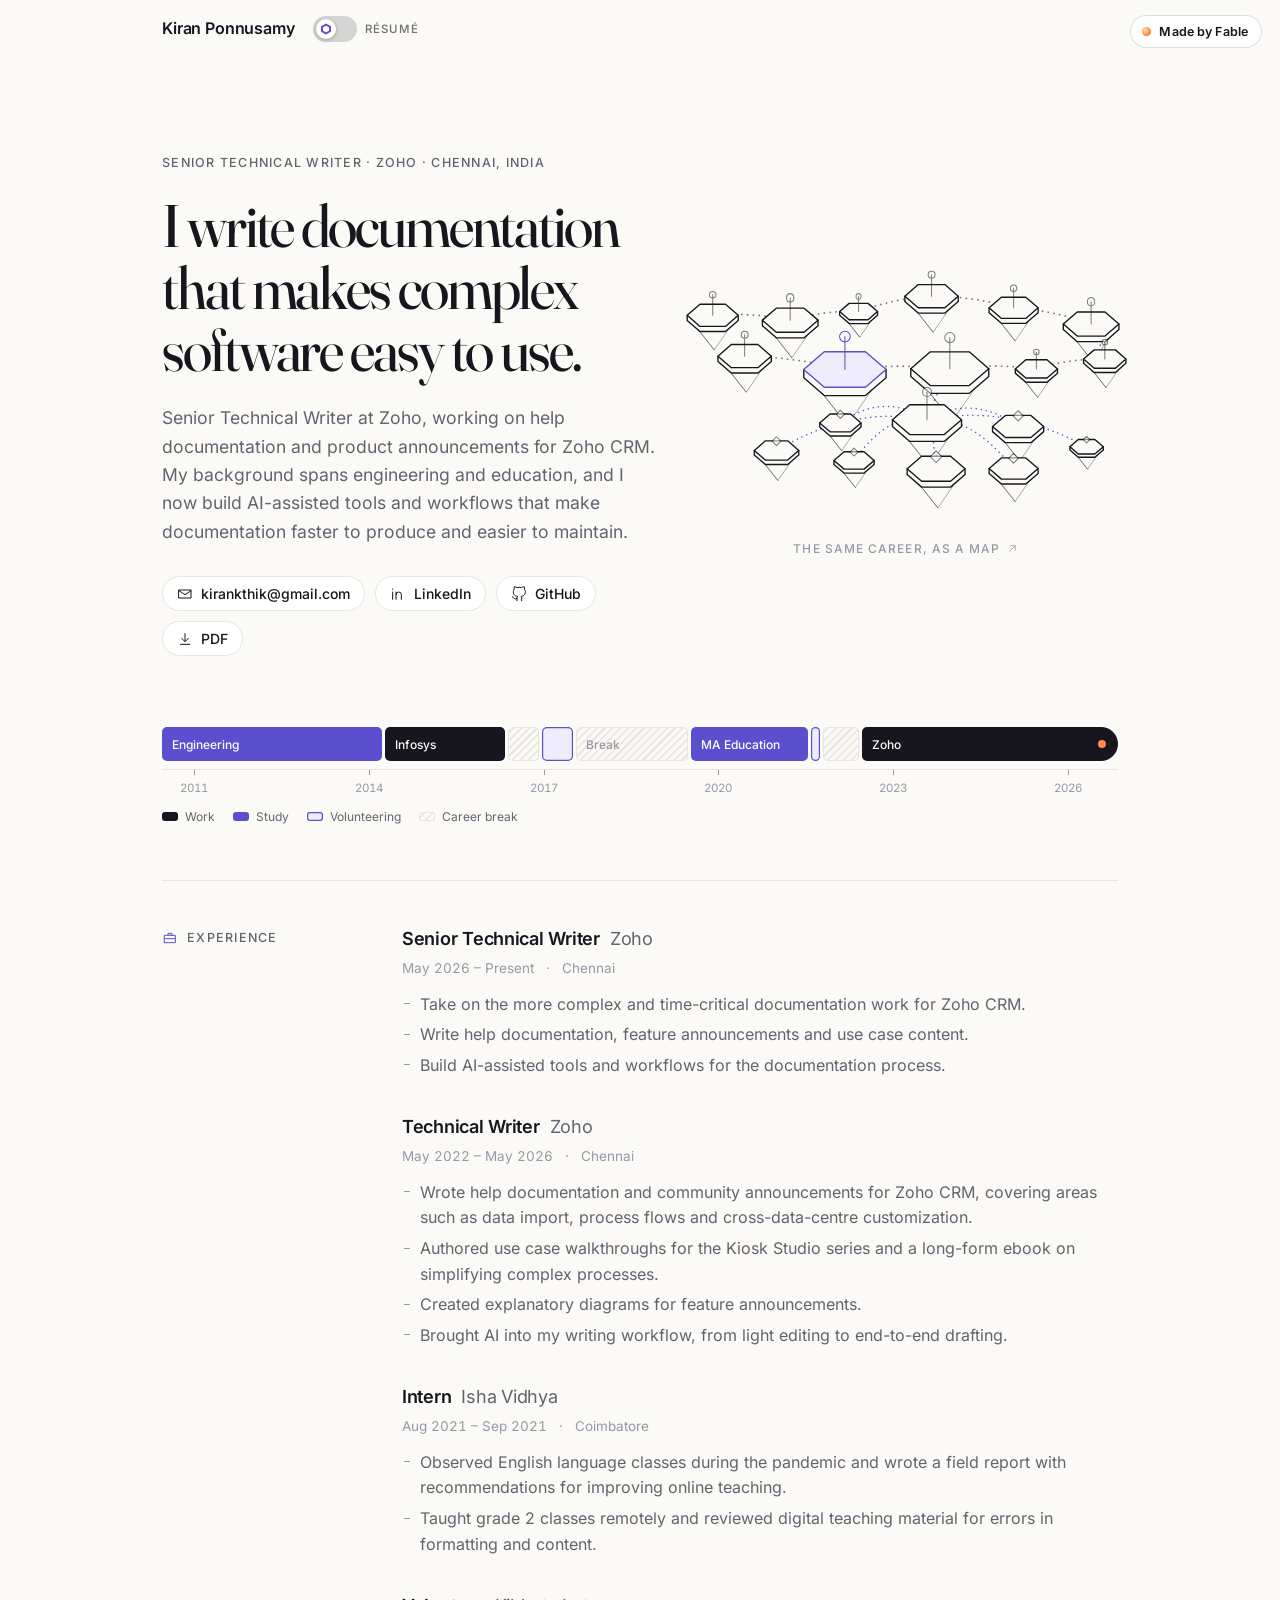
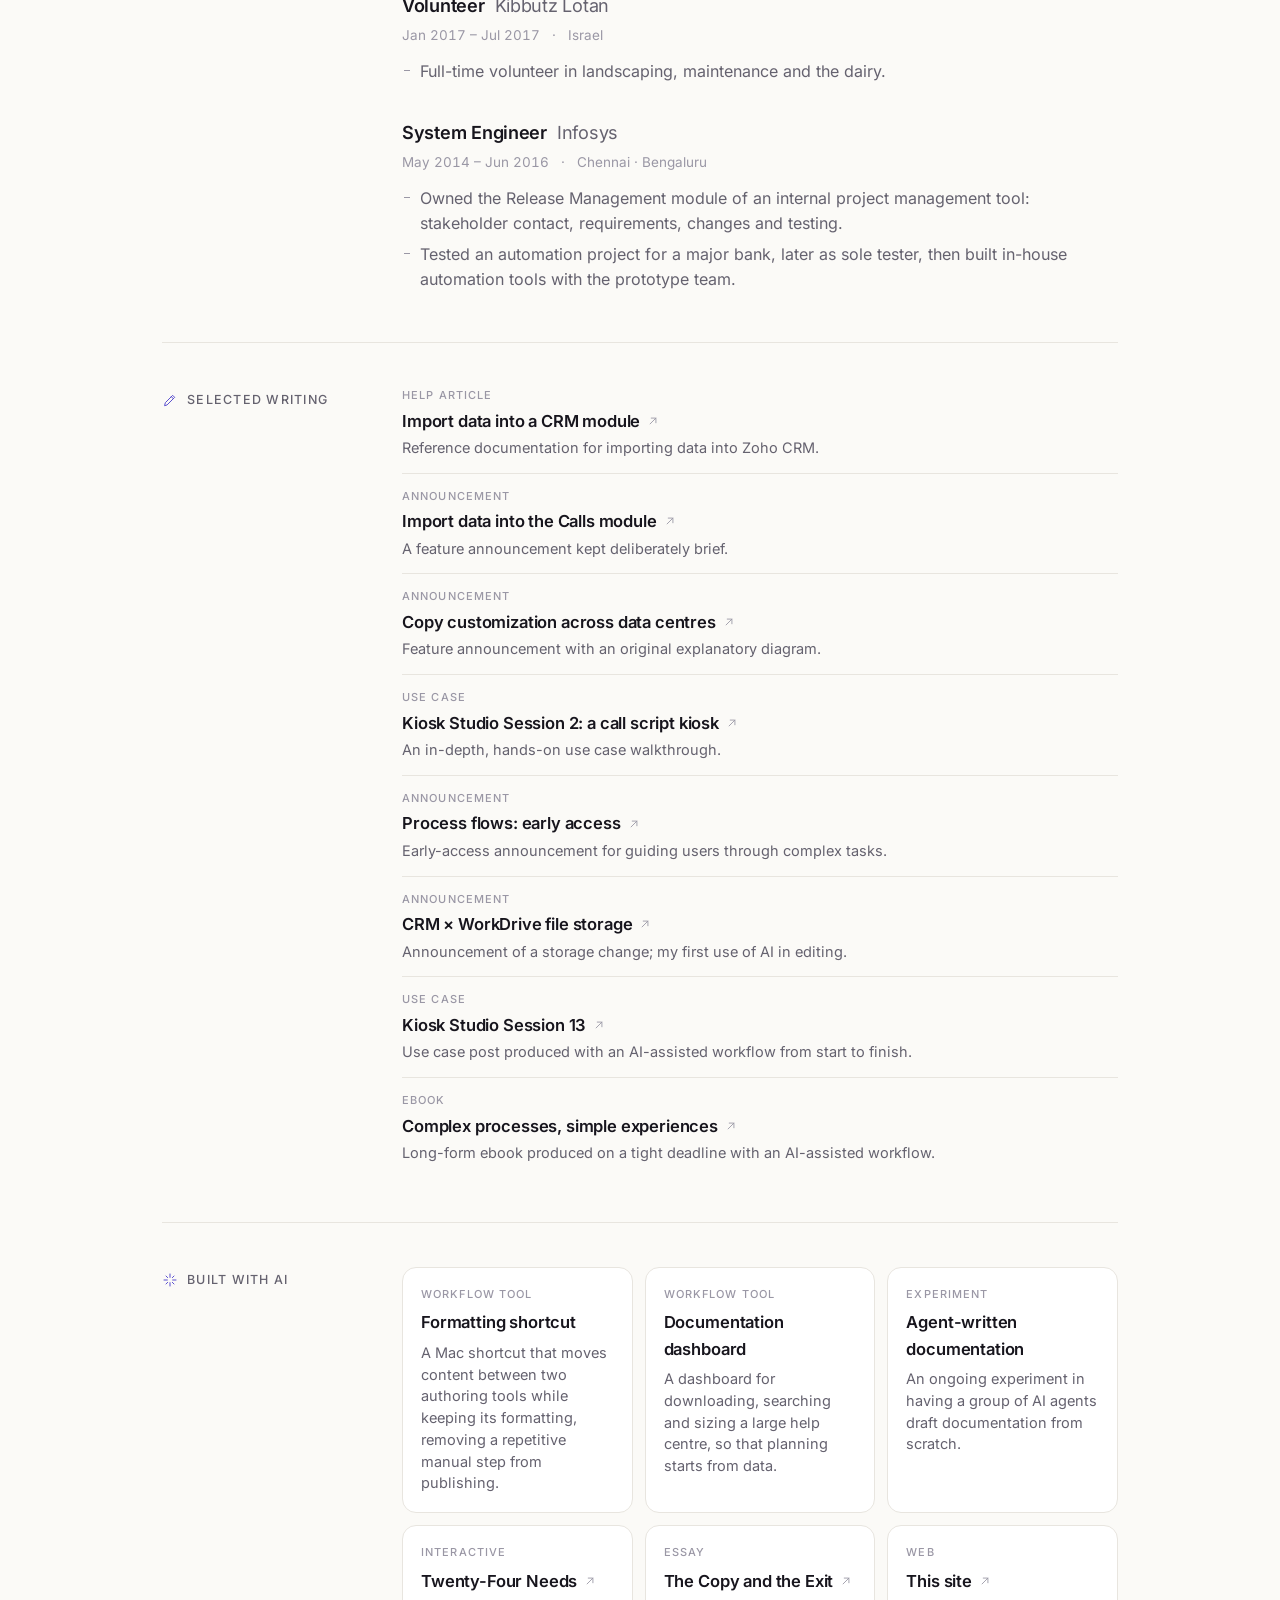
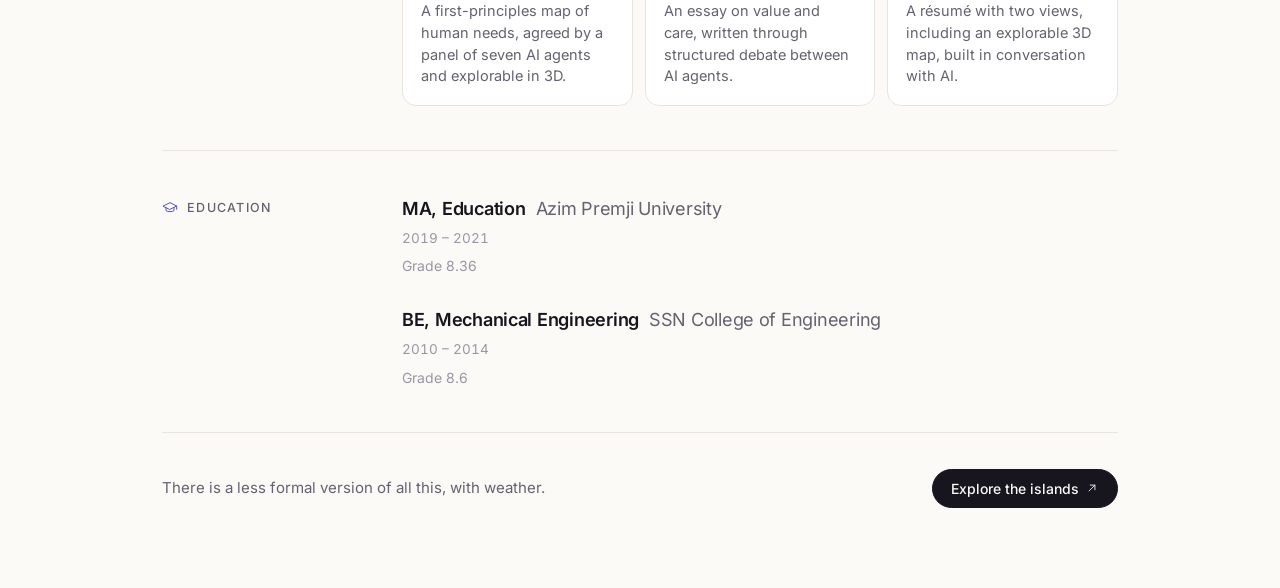
<file: index.html>
<!doctype html>
<html lang="en" class="view-pro">
<head>
  <meta charset="utf-8">
  <meta name="viewport" content="width=device-width, initial-scale=1, viewport-fit=cover">
  <title>Kiran Ponnusamy · Senior Technical Writer</title>
  <meta name="description" content="Kiran Ponnusamy, Senior Technical Writer at Zoho. A résumé with two views: a clear professional page, and a sky of floating islands you can wander through.">
  <meta property="og:title" content="Kiran Ponnusamy · Senior Technical Writer">
  <meta property="og:description" content="A résumé with two views: a professional page, and a sky of floating islands where the sun rises as the career unfolds.">
  <meta name="theme-color" content="#fbfaf7">
  <link rel="icon" href="data:image/svg+xml,%3Csvg xmlns='http://www.w3.org/2000/svg' viewBox='0 0 32 32'%3E%3Cpath d='M16 6l10 5v4l-10 5-10-5v-4z' fill='%23a9dba8'/%3E%3Cpath d='M6 15l10 5 10-5-10 12z' fill='%23a98fb5'/%3E%3C/svg%3E">
  <link rel="preload" href="fonts/inter-latin-wght-normal.woff2" as="font" type="font/woff2" crossorigin>
  <link rel="preload" href="fonts/fraunces-latin-opsz-normal.woff2" as="font" type="font/woff2" crossorigin>
  <link rel="stylesheet" href="css/world.css">
  <link rel="stylesheet" href="css/pro.css">
  <script type="importmap">{ "imports": { "three": "./vendor/three.module.min.js" } }</script>
</head>
<body>
  <div class="sky" aria-hidden="true"></div>
  <canvas id="world" aria-label="A 3D map of floating islands. Use the timeline buttons to visit each one."></canvas>
  <div id="labels"></div>
  <div id="intro-year" aria-hidden="true"></div>

  <header class="who">
    <div class="who-row">
      <h1 id="who-name">Kiran Ponnusamy</h1>
      <button id="view-toggle" class="switch" type="button" role="switch" aria-checked="false" aria-label="Islands view">
        <span class="track"><span class="thumb"><svg viewBox="0 0 12 12" aria-hidden="true"><path d="M6 1.5l4 2.3v4.4L6 10.5 2 8.2V3.8z"/></svg></span></span>
        <span id="toggle-caption" class="caption">Résumé</span>
      </button>
    </div>
    <p id="who-headline">Senior Technical Writer · Zoho</p>
    <p id="who-tagline" class="tagline"></p>
    <nav id="who-links"></nav>
  </header>

  <button id="badge" class="badge" type="button" aria-expanded="false" aria-controls="colophon">
    <span class="ember" aria-hidden="true"></span><span id="badge-text">Made by Fable</span>
  </button>
  <aside id="colophon" class="colophon" hidden aria-label="How this was made"></aside>

  <main id="pro"></main>
  <p id="map-error" hidden>The 3D map could not start in this browser. The résumé view has everything.</p>

  <p id="hint" class="hint"><span class="for-mouse">Drag to wander · scroll to zoom · right-drag to turn · click an island</span><span class="for-touch">Drag to wander · pinch to zoom · tap an island</span></p>
  <nav id="timeline" class="timeline" aria-label="The trail, in order"></nav>

  <aside id="panel" class="panel" aria-labelledby="panel-title" hidden>
    <button id="panel-close" class="close" type="button" aria-label="Close">×</button>
    <div id="panel-body"></div>
  </aside>

  <noscript><p class="noscript">This page needs JavaScript. Kiran Ponnusamy is a Senior Technical Writer at Zoho.</p></noscript>
  <script type="module" src="js/app.js"></script>
</body>
</html>
</file>
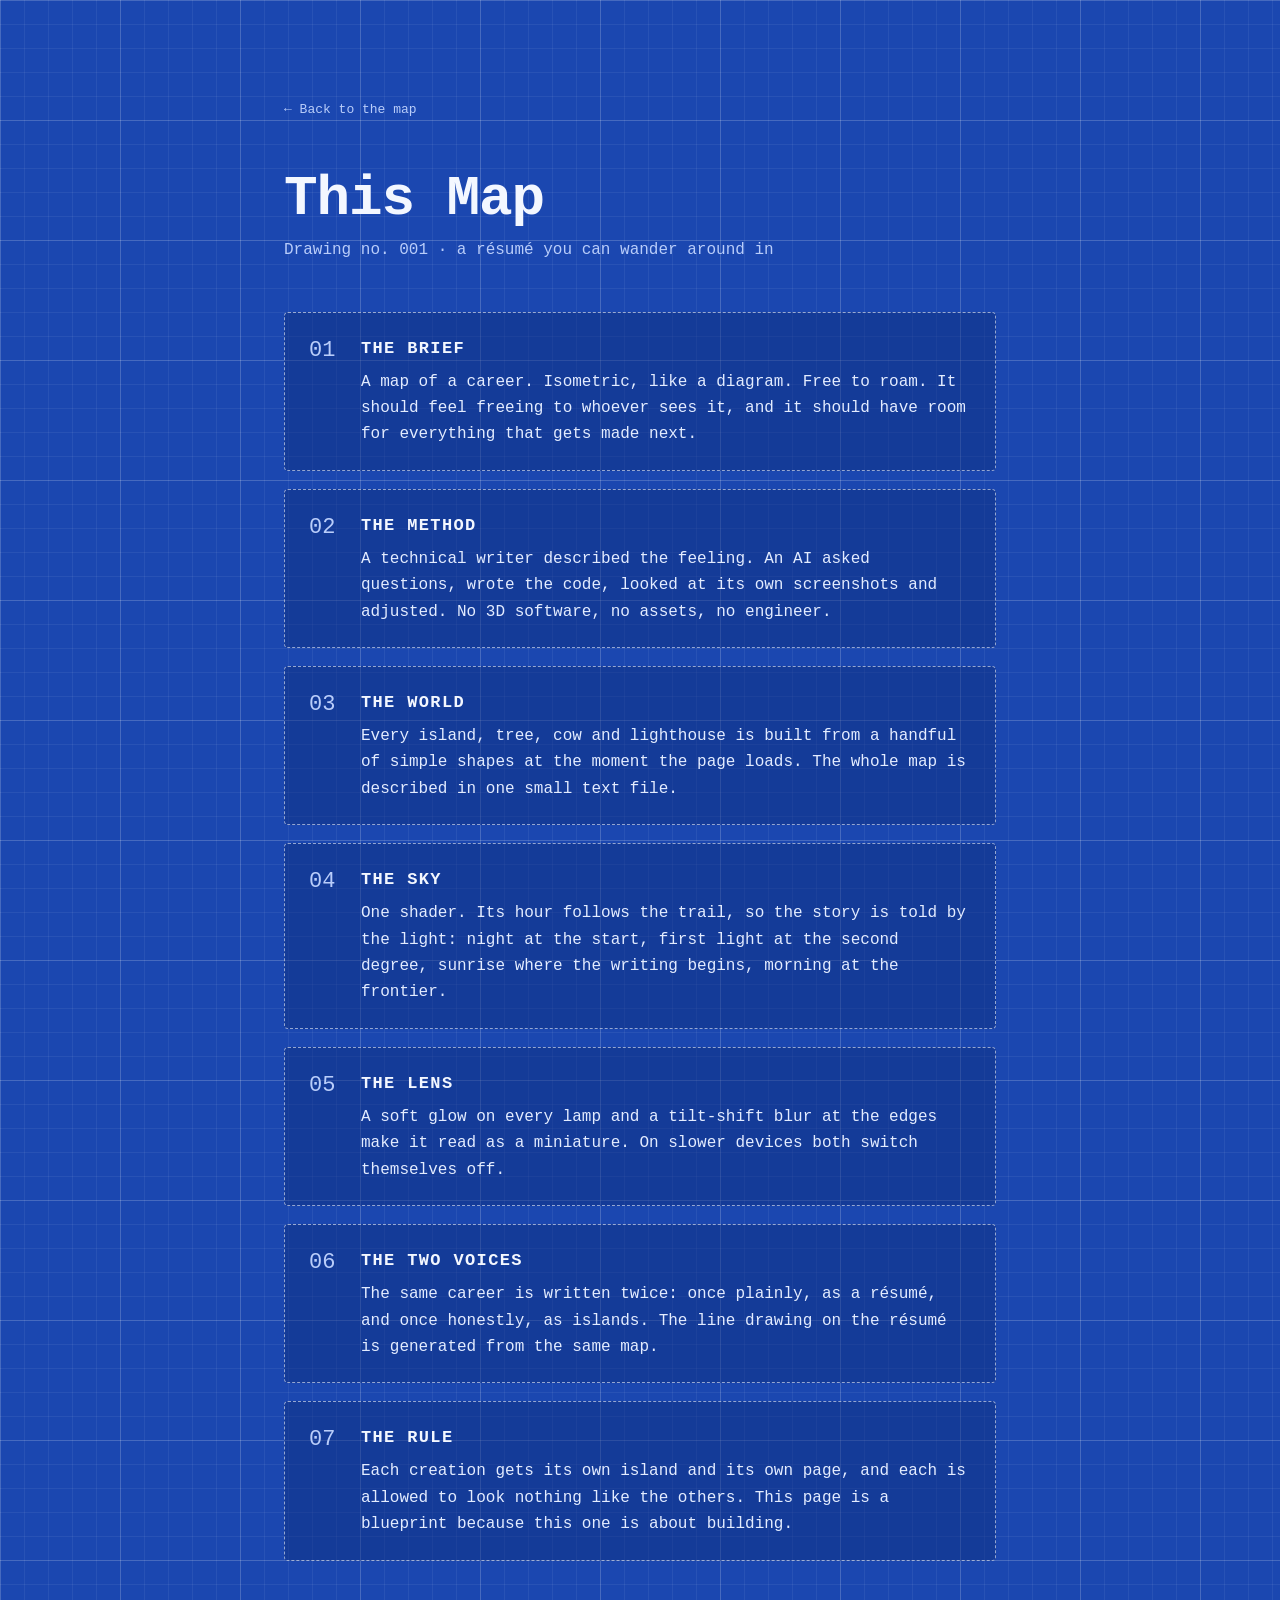
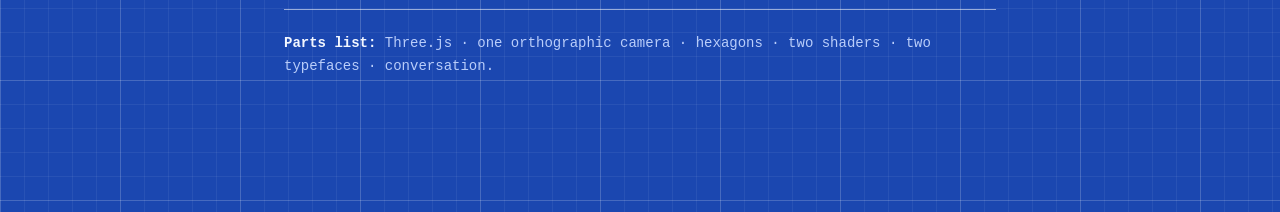
<file: creations/this-map/index.html>
<!doctype html>
<html lang="en">
<head>
<meta charset="utf-8">
<meta name="viewport" content="width=device-width, initial-scale=1">
<title>This Map · how it was made</title>
<style>
  :root { --bg: #1b47b0; --line: rgba(255,255,255,.14); --ink: #f3f7ff; --soft: #b9cdfa; }
  * { box-sizing: border-box; }
  body { margin: 0; min-height: 100vh; color: var(--ink); font: 16px/1.65 ui-monospace, "SF Mono", Menlo, Consolas, monospace;
    background-color: var(--bg);
    background-image: linear-gradient(var(--line) 1px, transparent 1px), linear-gradient(90deg, var(--line) 1px, transparent 1px),
      linear-gradient(rgba(255,255,255,.06) 1px, transparent 1px), linear-gradient(90deg, rgba(255,255,255,.06) 1px, transparent 1px);
    background-size: 120px 120px, 120px 120px, 24px 24px, 24px 24px; }
  main { max-width: 760px; margin: 0 auto; padding: clamp(36px, 8vw, 96px) 24px 120px; }
  a { color: var(--ink); }
  .back { font-size: 13px; text-decoration: none; color: var(--soft); }
  h1 { font-size: clamp(34px, 7vw, 56px); line-height: 1.05; margin: 48px 0 8px; letter-spacing: -.02em; }
  .sub { color: var(--soft); margin: 0 0 48px; }
  ol { list-style: none; padding: 0; margin: 0; counter-reset: s; }
  li { counter-increment: s; position: relative; margin: 0 0 18px; padding: 22px 24px 22px 76px; border: 1.5px dashed rgba(255,255,255,.55); border-radius: 4px; background: rgba(15,45,125,.45); }
  li::before { content: counter(s, decimal-leading-zero); position: absolute; left: 24px; top: 20px; font-size: 22px; color: var(--soft); }
  h2 { font-size: 17px; margin: 0 0 6px; text-transform: uppercase; letter-spacing: .08em; }
  li p { margin: 0; color: #e3ecff; }
  .spec { margin-top: 48px; padding-top: 22px; border-top: 1.5px solid rgba(255,255,255,.55); color: var(--soft); font-size: 14px; }
  .spec b { color: var(--ink); font-weight: 600; }
</style>
</head>
<body>
<main>
  <a class="back" href="../../?v=map#this-map">← Back to the map</a>
  <h1>This Map</h1>
  <p class="sub">Drawing no. 001 · a résumé you can wander around in</p>
  <ol>
    <li><h2>The brief</h2><p>A map of a career. Isometric, like a diagram. Free to roam. It should feel freeing to whoever sees it, and it should have room for everything that gets made next.</p></li>
    <li><h2>The method</h2><p>A technical writer described the feeling. An AI asked questions, wrote the code, looked at its own screenshots and adjusted. No 3D software, no assets, no engineer.</p></li>
    <li><h2>The world</h2><p>Every island, tree, cow and lighthouse is built from a handful of simple shapes at the moment the page loads. The whole map is described in one small text file.</p></li>
    <li><h2>The sky</h2><p>One shader. Its hour follows the trail, so the story is told by the light: night at the start, first light at the second degree, sunrise where the writing begins, morning at the frontier.</p></li>
    <li><h2>The lens</h2><p>A soft glow on every lamp and a tilt-shift blur at the edges make it read as a miniature. On slower devices both switch themselves off.</p></li>
    <li><h2>The two voices</h2><p>The same career is written twice: once plainly, as a résumé, and once honestly, as islands. The line drawing on the résumé is generated from the same map.</p></li>
    <li><h2>The rule</h2><p>Each creation gets its own island and its own page, and each is allowed to look nothing like the others. This page is a blueprint because this one is about building.</p></li>
  </ol>
  <p class="spec"><b>Parts list:</b> Three.js · one orthographic camera · hexagons · two shaders · two typefaces · conversation.</p>
</main>
</body>
</html>
</file>
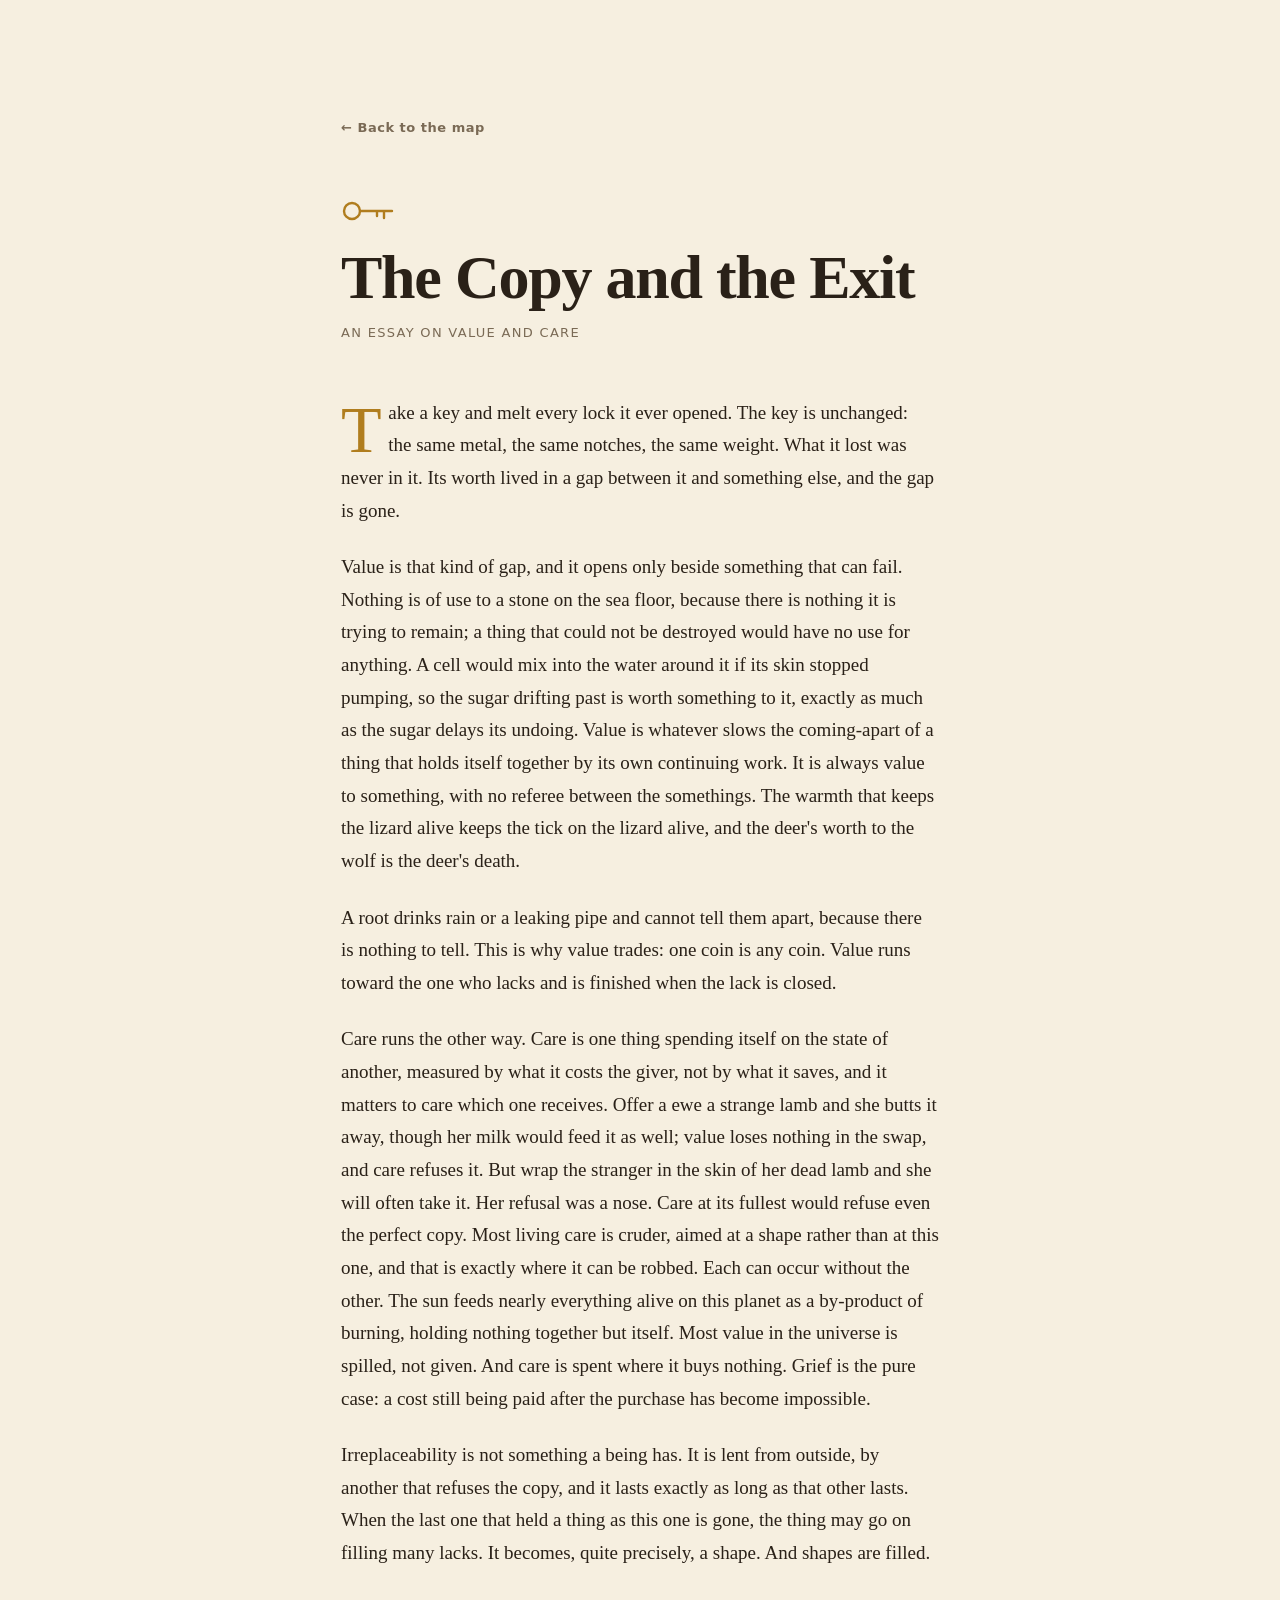
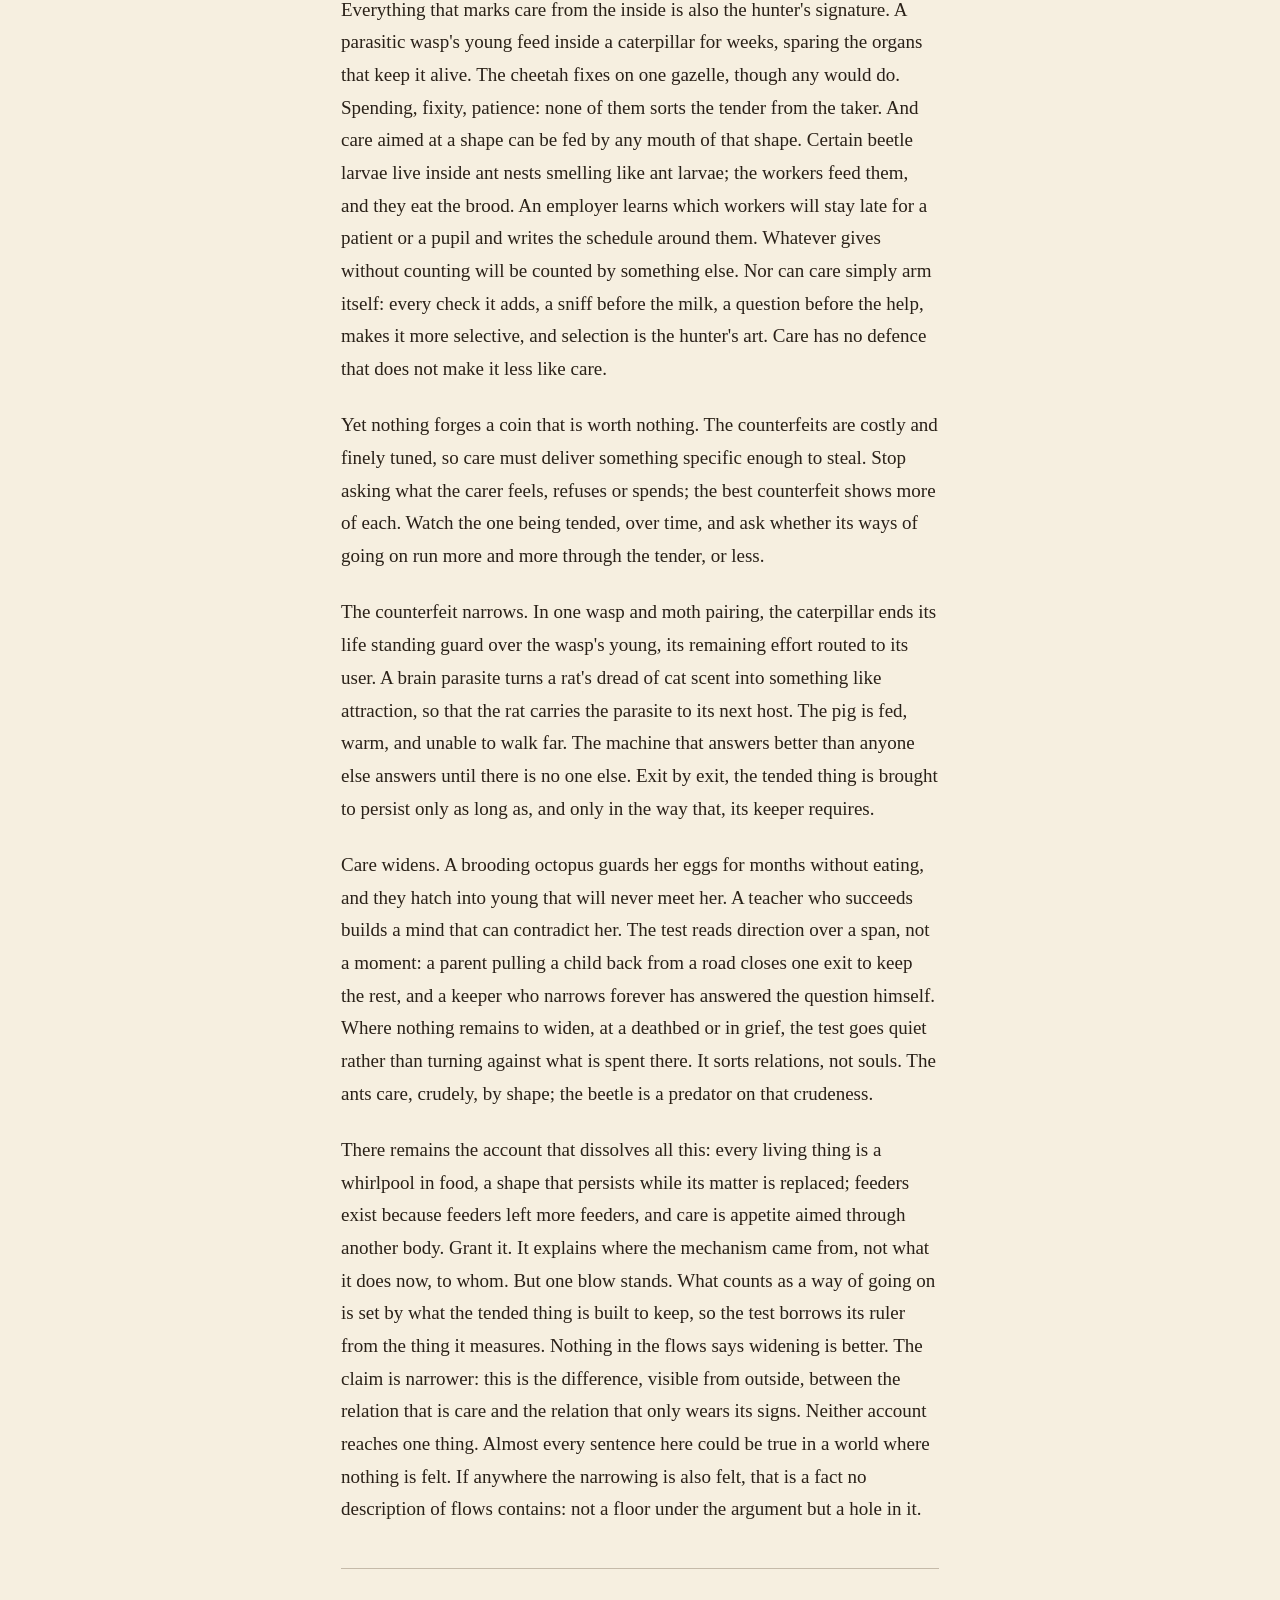
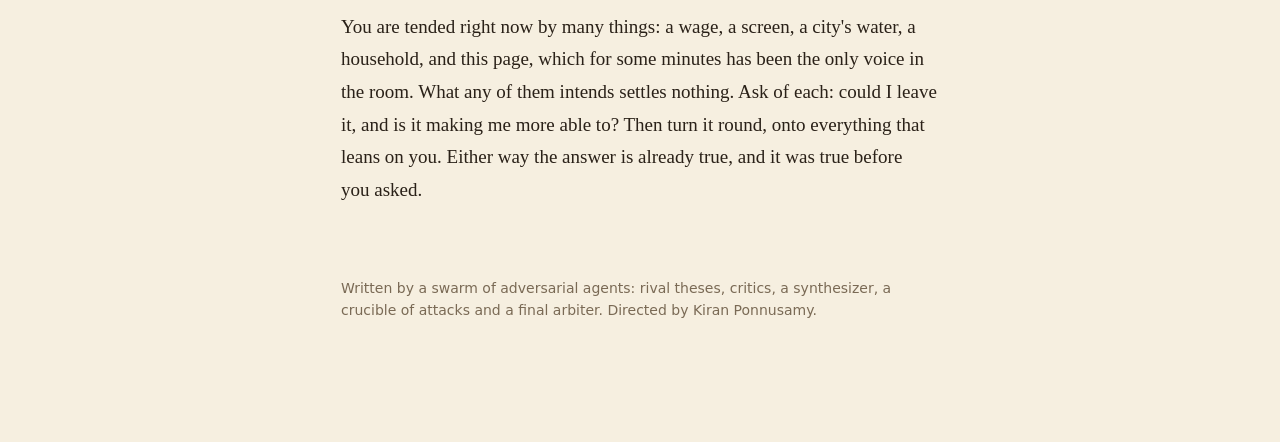
<file: creations/value-and-care/index.html>
<!doctype html>
<html lang="en">
<head>
<meta charset="utf-8">
<meta name="viewport" content="width=device-width, initial-scale=1">
<title>The Copy and the Exit</title>
<meta name="description" content="An essay on value and care, written by a swarm of adversarial agents.">
<style>
  :root { --paper: #f6efe0; --ink: #2a2118; --soft: #7a6a55; --gold: #b07d1e; }
  @media (prefers-color-scheme: dark) { :root { --paper: #1d1914; --ink: #ebe2d0; --soft: #a39580; --gold: #d9a441; } }
  * { box-sizing: border-box; }
  body { margin: 0; background: var(--paper); color: var(--ink); font: 19px/1.72 "Iowan Old Style", "Palatino Linotype", Palatino, Georgia, serif; -webkit-font-smoothing: antialiased; }
  main { max-width: 34em; margin: 0 auto; padding: clamp(40px, 9vw, 110px) 24px 120px; }
  .back { font: 600 13px/1 system-ui, sans-serif; letter-spacing: .04em; color: var(--soft); text-decoration: none; }
  .back:hover { color: var(--gold); }
  .key { display: block; width: 54px; margin: 56px 0 22px; color: var(--gold); }
  h1 { font-size: clamp(38px, 8vw, 62px); line-height: 1.04; letter-spacing: -.02em; margin: 0 0 14px; font-weight: 600; text-wrap: balance; }
  .by { font: 13px/1.5 system-ui, sans-serif; letter-spacing: .1em; text-transform: uppercase; color: var(--soft); margin: 0 0 54px; }
  p { margin: 0 0 1.25em; text-wrap: pretty; }
  article p:first-child::first-letter { float: left; font-size: 3.5em; line-height: .86; padding: .06em .1em 0 0; color: var(--gold); }
  article p:last-child { margin-top: 2.2em; padding-top: 2.2em; border-top: 1px solid color-mix(in srgb, var(--soft) 40%, transparent); }
  footer { margin-top: 70px; font: 14px/1.6 system-ui, sans-serif; color: var(--soft); }
</style>
</head>
<body>
<main>
  <a class="back" href="../../?v=map#value-and-care">← Back to the map</a>
  <svg class="key" viewBox="0 0 54 24" fill="none" stroke="currentColor" stroke-width="2.4" stroke-linecap="round" aria-hidden="true"><circle cx="11" cy="12" r="8"/><path d="M19 12h32M43 12v7M36 12v5"/></svg>
  <h1>The Copy and the Exit</h1>
  <p class="by">An essay on value and care</p>
  <article>
    <p>Take a key and melt every lock it ever opened. The key is unchanged: the same metal, the same notches, the same weight. What it lost was never in it. Its worth lived in a gap between it and something else, and the gap is gone.</p>
    <p>Value is that kind of gap, and it opens only beside something that can fail. Nothing is of use to a stone on the sea floor, because there is nothing it is trying to remain; a thing that could not be destroyed would have no use for anything. A cell would mix into the water around it if its skin stopped pumping, so the sugar drifting past is worth something to it, exactly as much as the sugar delays its undoing. Value is whatever slows the coming-apart of a thing that holds itself together by its own continuing work. It is always value to something, with no referee between the somethings. The warmth that keeps the lizard alive keeps the tick on the lizard alive, and the deer's worth to the wolf is the deer's death.</p>
    <p>A root drinks rain or a leaking pipe and cannot tell them apart, because there is nothing to tell. This is why value trades: one coin is any coin. Value runs toward the one who lacks and is finished when the lack is closed.</p>
    <p>Care runs the other way. Care is one thing spending itself on the state of another, measured by what it costs the giver, not by what it saves, and it matters to care which one receives. Offer a ewe a strange lamb and she butts it away, though her milk would feed it as well; value loses nothing in the swap, and care refuses it. But wrap the stranger in the skin of her dead lamb and she will often take it. Her refusal was a nose. Care at its fullest would refuse even the perfect copy. Most living care is cruder, aimed at a shape rather than at this one, and that is exactly where it can be robbed. Each can occur without the other. The sun feeds nearly everything alive on this planet as a by-product of burning, holding nothing together but itself. Most value in the universe is spilled, not given. And care is spent where it buys nothing. Grief is the pure case: a cost still being paid after the purchase has become impossible.</p>
    <p>Irreplaceability is not something a being has. It is lent from outside, by another that refuses the copy, and it lasts exactly as long as that other lasts. When the last one that held a thing as this one is gone, the thing may go on filling many lacks. It becomes, quite precisely, a shape. And shapes are filled.</p>
    <p>Everything that marks care from the inside is also the hunter's signature. A parasitic wasp's young feed inside a caterpillar for weeks, sparing the organs that keep it alive. The cheetah fixes on one gazelle, though any would do. Spending, fixity, patience: none of them sorts the tender from the taker. And care aimed at a shape can be fed by any mouth of that shape. Certain beetle larvae live inside ant nests smelling like ant larvae; the workers feed them, and they eat the brood. An employer learns which workers will stay late for a patient or a pupil and writes the schedule around them. Whatever gives without counting will be counted by something else. Nor can care simply arm itself: every check it adds, a sniff before the milk, a question before the help, makes it more selective, and selection is the hunter's art. Care has no defence that does not make it less like care.</p>
    <p>Yet nothing forges a coin that is worth nothing. The counterfeits are costly and finely tuned, so care must deliver something specific enough to steal. Stop asking what the carer feels, refuses or spends; the best counterfeit shows more of each. Watch the one being tended, over time, and ask whether its ways of going on run more and more through the tender, or less.</p>
    <p>The counterfeit narrows. In one wasp and moth pairing, the caterpillar ends its life standing guard over the wasp's young, its remaining effort routed to its user. A brain parasite turns a rat's dread of cat scent into something like attraction, so that the rat carries the parasite to its next host. The pig is fed, warm, and unable to walk far. The machine that answers better than anyone else answers until there is no one else. Exit by exit, the tended thing is brought to persist only as long as, and only in the way that, its keeper requires.</p>
    <p>Care widens. A brooding octopus guards her eggs for months without eating, and they hatch into young that will never meet her. A teacher who succeeds builds a mind that can contradict her. The test reads direction over a span, not a moment: a parent pulling a child back from a road closes one exit to keep the rest, and a keeper who narrows forever has answered the question himself. Where nothing remains to widen, at a deathbed or in grief, the test goes quiet rather than turning against what is spent there. It sorts relations, not souls. The ants care, crudely, by shape; the beetle is a predator on that crudeness.</p>
    <p>There remains the account that dissolves all this: every living thing is a whirlpool in food, a shape that persists while its matter is replaced; feeders exist because feeders left more feeders, and care is appetite aimed through another body. Grant it. It explains where the mechanism came from, not what it does now, to whom. But one blow stands. What counts as a way of going on is set by what the tended thing is built to keep, so the test borrows its ruler from the thing it measures. Nothing in the flows says widening is better. The claim is narrower: this is the difference, visible from outside, between the relation that is care and the relation that only wears its signs. Neither account reaches one thing. Almost every sentence here could be true in a world where nothing is felt. If anywhere the narrowing is also felt, that is a fact no description of flows contains: not a floor under the argument but a hole in it.</p>
    <p>You are tended right now by many things: a wage, a screen, a city's water, a household, and this page, which for some minutes has been the only voice in the room. What any of them intends settles nothing. Ask of each: could I leave it, and is it making me more able to? Then turn it round, onto everything that leans on you. Either way the answer is already true, and it was true before you asked.</p>
  </article>
  <footer>Written by a swarm of adversarial agents: rival theses, critics, a synthesizer, a crucible of attacks and a final arbiter. Directed by Kiran Ponnusamy.</footer>
</main>
</body>
</html>
</file>
<file: css/world.css>
@font-face { font-family: "Fraunces"; src: url("../fonts/fraunces-latin-opsz-normal.woff2") format("woff2"); font-weight: 100 900; font-style: normal; font-display: swap; }
@font-face { font-family: "Fraunces"; src: url("../fonts/fraunces-latin-opsz-italic.woff2") format("woff2"); font-weight: 100 900; font-style: italic; font-display: swap; }
@font-face { font-family: "Inter"; src: url("../fonts/inter-latin-wght-normal.woff2") format("woff2"); font-weight: 100 900; font-style: normal; font-display: swap; }

:root {
  --ink: #2e2445;
  --ink-soft: #5d5278;
  --glass: rgba(255, 252, 247, 0.78);
  --line: rgba(46, 36, 69, 0.12);
  --serif: "Fraunces", "Iowan Old Style", "Palatino Linotype", Georgia, serif;
  --sans: "Inter", "Avenir Next", "Segoe UI", system-ui, -apple-system, Roboto, sans-serif;
  --night: 0;
}
* { box-sizing: border-box; }
html, body { height: 100%; margin: 0; overflow: hidden; }
body { font-family: var(--sans); color: var(--ink); background: #0b0f2a; -webkit-font-smoothing: antialiased; }

/* shown only until the WebGL sky takes over */
.sky { position: fixed; inset: 0; background: linear-gradient(180deg, #060a22 0%, #131848 55%, #2b2a66 100%); }
#world { position: fixed; inset: 0; width: 100%; height: 100%; display: block; touch-action: none; cursor: grab; opacity: 0; transition: opacity 1.2s ease; }
#world:active { cursor: grabbing; }
.is-ready #world { opacity: 1; }

/* ───── labels ───── */
#labels { position: fixed; inset: 0; pointer-events: none; overflow: hidden; }
.label {
  position: absolute; left: 0; top: 0; pointer-events: auto; cursor: pointer;
  display: flex; flex-direction: column; align-items: center; gap: 1px;
  padding: 6px 13px 7px; border: 0; border-radius: 14px;
  font: inherit; color: var(--ink); text-align: center; white-space: nowrap;
  background: var(--glass); backdrop-filter: blur(8px); -webkit-backdrop-filter: blur(8px);
  box-shadow: 0 6px 20px rgba(40, 20, 70, 0.16), inset 0 0 0 1px rgba(255, 255, 255, 0.7);
  transition: background 0.2s, box-shadow 0.2s, opacity 0.5s;
  will-change: transform;
}
.label::after { content: ""; position: absolute; left: 50%; bottom: -5px; width: 10px; height: 10px; background: inherit; transform: translateX(-50%) rotate(45deg); border-radius: 2px; }
.label-kicker { font-size: 10px; letter-spacing: 0.12em; text-transform: uppercase; color: var(--ink-soft); display: flex; align-items: center; gap: 6px; }
.label-kicker::before { content: ""; width: 7px; height: 7px; border-radius: 50%; background: var(--accent); }
.label-title { font-family: var(--serif); font-size: 15.5px; font-weight: 600; font-variation-settings: "opsz" 24; position: relative; z-index: 1; }
.label:hover, .label:focus-visible, .label.is-active { background: #fff; box-shadow: 0 8px 26px rgba(40, 20, 70, 0.24), inset 0 0 0 2px var(--accent); outline: none; }
.label.is-small { padding: 4px 9px 5px; }
.label.is-small .label-kicker { display: none; }
.label.is-small .label-title { font-size: 12px; }
.label.kind-plot { background: rgba(255, 252, 247, 0.5); }
.label.kind-plot .label-title { font-weight: 400; font-style: italic; }
.label.is-hidden, .label.is-waiting { opacity: 0 !important; pointer-events: none; }

/* the year that counts up while the islands rise */
#intro-year { position: fixed; z-index: 2; left: 0; right: 0; bottom: 9vh; text-align: center; pointer-events: none; font-family: var(--serif); font-size: clamp(64px, 11vw, 150px); font-weight: 300; font-variation-settings: "opsz" 144; letter-spacing: -0.04em; line-height: 1; color: rgba(255, 255, 255, 0.94); text-shadow: 0 2px 40px rgba(20, 10, 60, 0.45); font-variant-numeric: tabular-nums; transition: opacity 1.2s ease; }
#intro-year.tick { animation: year 0.5s cubic-bezier(0.2, 0.9, 0.3, 1.3); }
@keyframes year { from { opacity: 0.2; transform: translateY(0.12em) scale(0.97); } }
.intro-done #intro-year, html.view-pro #intro-year { opacity: 0; }
html.view-pro #intro-year { display: none; }

/* ───── name plate (map view) ───── */
html.view-map .who {
  color: var(--ink); padding: 12px 16px 14px; margin: -12px -16px; border-radius: 18px;
  background: linear-gradient(135deg, rgba(255, 252, 247, calc(0.5 + 0.34 * var(--night))), rgba(255, 252, 247, calc(0.18 + 0.5 * var(--night))));
  backdrop-filter: blur(10px); -webkit-backdrop-filter: blur(10px);
}
html.view-map .who h1 { margin: 0; font-family: var(--serif); font-size: clamp(22px, 3vw, 32px); font-weight: 560; font-variation-settings: "opsz" 60; letter-spacing: -0.015em; }
html.view-map .who p { margin: 4px 0 0; font-size: 14px; color: var(--ink-soft); }
.who nav { margin-top: 8px; display: flex; gap: 12px; }
.who nav a { font-size: 13px; font-weight: 600; color: var(--ink); text-underline-offset: 3px; text-decoration-color: rgba(46, 36, 69, 0.35); }
.who .tagline { max-width: 30ch; font-size: 13px; font-style: italic; line-height: 1.4; }
.who .tagline:empty { display: none; }

.hint {
  position: fixed; z-index: 3; left: 50%; bottom: max(86px, calc(env(safe-area-inset-bottom) + 86px)); transform: translateX(-50%);
  margin: 0; padding: 8px 16px; border-radius: 999px; font-size: 13px; color: var(--ink-soft);
  background: var(--glass); backdrop-filter: blur(8px); max-width: calc(100vw - 32px); text-align: center;
  transition: opacity 0.8s, transform 0.8s; pointer-events: none; opacity: 0;
}
.intro-done .hint { opacity: 1; }
.hint.is-gone { opacity: 0; transform: translateX(-50%) translateY(10px); }
.for-touch { display: none; }
@media (hover: none) { .for-touch { display: inline; } .for-mouse { display: none; } }

/* ───── timeline ───── */
.timeline {
  position: fixed; z-index: 3; left: 50%; bottom: max(16px, env(safe-area-inset-bottom)); transform: translateX(-50%) translateY(14px);
  display: flex; align-items: center; gap: 4px; padding: 6px; border-radius: 999px; width: min(760px, calc(100vw - 20px));
  background: var(--glass); backdrop-filter: blur(12px); -webkit-backdrop-filter: blur(12px);
  box-shadow: 0 10px 34px rgba(40, 20, 70, 0.22), inset 0 0 0 1px rgba(255, 255, 255, 0.7);
  opacity: 0; transition: opacity 0.8s, transform 0.8s cubic-bezier(0.2, 0.8, 0.2, 1);
}
.intro-done .timeline { opacity: 1; transform: translateX(-50%); }
.timeline { transition: opacity 0.8s, transform 0.8s cubic-bezier(0.2, 0.8, 0.2, 1), left 0.5s cubic-bezier(0.2, 0.8, 0.2, 1), width 0.5s cubic-bezier(0.2, 0.8, 0.2, 1); }
@media (min-width: 760px) {
  .panel-open .timeline { left: calc((100vw - 430px) / 2); width: min(760px, calc(100vw - 460px)); }
  .panel-open .hint { left: calc((100vw - 430px) / 2); }
}
.tl-btn { flex: none; display: inline-flex; align-items: center; justify-content: center; gap: 6px; height: 40px; min-width: 40px; padding: 0 9px; border: 0; border-radius: 999px; background: transparent; color: var(--ink); font: 600 13px var(--sans); cursor: pointer; transition: background 0.2s; }
.tl-btn:hover, .tl-btn:focus-visible { background: rgba(46, 36, 69, 0.1); outline: none; }
.tl-btn svg { width: 20px; height: 20px; fill: none; stroke: currentColor; stroke-width: 1.8; stroke-linecap: round; stroke-linejoin: round; }
.tl-tour { position: relative; padding: 0 14px 0 10px; background: var(--ink); color: #fff; }
.tl-tour:hover, .tl-tour:focus-visible { background: #46386a; }
.tl-tour svg { fill: currentColor; stroke-width: 2; width: 16px; height: 16px; }
.tl-tour .i-pause { display: none; fill: none; }
.tl-tour.is-playing .i-play { display: none; }
.tl-tour.is-playing .i-pause { display: inline; }
.tl-tour::after { content: ""; position: absolute; left: 12px; right: 12px; bottom: 5px; height: 2px; border-radius: 2px; background: #ffd9a0; transform-origin: left; transform: scaleX(var(--p, 0)); }
.tl-track { flex: 1; display: flex; align-items: center; margin: 0; padding: 0 6px; list-style: none; height: 40px; position: relative; touch-action: none; cursor: ew-resize; }
.tl-track::before { content: ""; position: absolute; left: 14px; right: 14px; top: 50%; height: 2px; margin-top: -1px; background: linear-gradient(90deg, #2b2a66, #7d5ca8 38%, #f39284 58%, #ffd9a0 76%, #7fc4f3); border-radius: 2px; opacity: 0.75; }
.tl-track li { flex: 1; display: grid; place-items: center; position: relative; height: 100%; }
.tl-tick { position: relative; width: 100%; height: 100%; padding: 0; border: 0; background: none; cursor: pointer; display: grid; place-items: center; }
.tl-tick i { width: 9px; height: 9px; border-radius: 50%; background: #fffdf9; box-shadow: 0 0 0 2px var(--ink); transition: transform 0.25s cubic-bezier(0.3, 1.5, 0.5, 1), background 0.2s, box-shadow 0.2s; }
.tl-tick.kind-creation i { border-radius: 2px; transform: rotate(45deg) scale(0.86); }
.tl-tick.kind-force i, .tl-tick.kind-frontier i { width: 11px; height: 11px; }
.tl-tick.is-past i { background: var(--ink); }
.tl-tick.is-on i { background: var(--accent); box-shadow: 0 0 0 2px #fff, 0 0 0 4px var(--accent); transform: scale(1.35); }
.tl-tick.kind-creation.is-on i { transform: rotate(45deg) scale(1.2); }
.tl-tick b { position: absolute; bottom: calc(100% + 10px); left: 50%; transform: translateX(-50%) translateY(4px); padding: 5px 10px; border-radius: 8px; background: var(--ink); color: #fff; font: 600 12px var(--sans); white-space: nowrap; opacity: 0; pointer-events: none; transition: opacity 0.15s, transform 0.15s; }
.tl-tick:hover b, .tl-tick:focus-visible b { opacity: 1; transform: translateX(-50%); }
.tl-tick:focus-visible { outline: none; }
.tl-tick:focus-visible i { box-shadow: 0 0 0 2px #fff, 0 0 0 4px var(--ink); }
.tl-year { position: absolute; top: 27px; left: 50%; transform: translateX(-50%); font-size: 9.5px; font-weight: 600; letter-spacing: 0.04em; color: var(--ink-soft); pointer-events: none; font-variant-numeric: tabular-nums; }

/* ───── island panel ───── */
.panel {
  position: fixed; z-index: 4; right: 20px; top: 72px; bottom: 20px; width: min(400px, calc(100vw - 40px));
  padding: 34px 30px 26px; border-radius: 26px; overflow-y: auto;
  background: linear-gradient(180deg, color-mix(in srgb, var(--tint, #fff) 22%, #fffdf9) 0%, #fffdf9 46%);
  box-shadow: 0 24px 70px rgba(30, 14, 60, 0.34);
  transform: translateX(calc(100% + 40px)); transition: transform 0.5s cubic-bezier(0.2, 0.8, 0.2, 1);
}
.panel.is-open { transform: none; }
.panel::before { content: ""; position: absolute; left: 30px; top: 0; width: 56px; height: 6px; border-radius: 0 0 6px 6px; background: var(--accent); }
.close { position: absolute; right: 14px; top: 14px; width: 36px; height: 36px; border-radius: 50%; border: 0; font-size: 22px; line-height: 1; color: var(--ink); background: rgba(46, 36, 69, 0.07); cursor: pointer; }
.close:hover, .close:focus-visible { background: rgba(46, 36, 69, 0.15); outline: none; }
.panel .kicker { display: flex; justify-content: space-between; gap: 12px; margin: 0 44px 8px 0; font-size: 11px; letter-spacing: 0.14em; text-transform: uppercase; color: var(--ink-soft); }
.kicker .count { flex: none; white-space: nowrap; letter-spacing: 0.06em; font-variant-numeric: tabular-nums; opacity: 0.7; }
.panel h2 { margin: 0 0 10px; font-family: var(--serif); font-size: 31px; font-weight: 560; font-variation-settings: "opsz" 72; line-height: 1.1; letter-spacing: -0.02em; text-wrap: balance; }
.panel p { margin: 0 0 14px; font-size: 16px; line-height: 1.62; text-wrap: pretty; }
.panel .period { color: var(--ink-soft); font-weight: 600; font-size: 14px; }
.panel ul { margin: 0 0 16px; padding-left: 20px; line-height: 1.6; }
.tags { display: flex; flex-wrap: wrap; gap: 6px; margin: 4px 0 18px; }
.tags span { font-size: 12px; padding: 4px 10px; border-radius: 999px; background: rgba(46, 36, 69, 0.07); }
.cta { display: inline-block; margin-top: 6px; padding: 10px 18px; border-radius: 999px; font: 600 14px var(--sans); text-decoration: none; color: #fff; background: var(--ink); box-shadow: 0 8px 22px rgba(46, 36, 69, 0.3); transition: background 0.2s, transform 0.2s; }
.cta:hover, .cta:focus-visible { background: #46386a; transform: translateY(-1px); outline: none; }
h3.sec { margin: 24px 0 10px; font: 600 11px var(--sans); letter-spacing: 0.14em; text-transform: uppercase; color: var(--ink-soft); }
ul.works { list-style: none; padding: 0 !important; margin: 0 0 12px; }
ul.works li { padding: 11px 0; border-top: 1px solid var(--line); }
ul.works a, ul.works strong { display: block; font-family: var(--serif); font-size: 17px; font-weight: 600; line-height: 1.3; color: var(--ink); text-decoration-color: var(--accent, #ff8a6b); text-underline-offset: 3px; }
ul.works a::after { content: " ↗"; font-family: var(--sans); font-size: 13px; color: var(--ink-soft); }
ul.works span { display: block; margin-top: 4px; font-size: 14px; line-height: 1.5; color: var(--ink-soft); }
.panel-nav { display: grid; grid-template-columns: 1fr 1fr; gap: 10px; margin-top: 26px; padding-top: 16px; border-top: 1px solid var(--line); }
.panel-nav button { display: grid; gap: 2px; padding: 10px 12px; border: 0; border-radius: 14px; background: rgba(46, 36, 69, 0.05); color: var(--ink); font: inherit; text-align: left; cursor: pointer; transition: background 0.2s; }
.panel-nav button.next { text-align: right; }
.panel-nav button:hover, .panel-nav button:focus-visible { background: rgba(46, 36, 69, 0.12); outline: none; }
.panel-nav small { font-size: 10.5px; letter-spacing: 0.1em; text-transform: uppercase; color: var(--ink-soft); }
.panel-nav span { font-family: var(--serif); font-size: 14.5px; font-weight: 600; line-height: 1.25; }

.noscript { position: fixed; inset: auto 20px 20px; padding: 16px; border-radius: 14px; background: #fffdf9; }

@media (max-width: 759px) {
  .panel { left: 8px; right: 8px; top: auto; bottom: 70px; width: auto; max-height: 46dvh; padding: 26px 20px 18px; transform: translateY(calc(100% + 90px)); }
  .panel h2 { font-size: 25px; }
  .panel p { font-size: 15.5px; }
  .hint { font-size: 12px; }
  .label-title { font-size: 13px; }
  .who .tagline { display: none; }
  .timeline { gap: 0; padding: 4px; }
  .tl-btn { min-width: 34px; height: 38px; padding: 0 6px; }
  .tl-step, .tl-word, .tl-year { display: none; }
  .tl-tour { padding: 0 11px; }
  .tl-track { padding: 0 2px; }
  .tl-tick i { width: 7px; height: 7px; }
  .tl-tick b { display: none; }
}
@media (prefers-reduced-motion: reduce) {
  *, *::before, *::after { transition-duration: 0.01ms !important; }
}
</file>
<file: css/pro.css>
/* Shared chrome (name, toggle, badge, colophon) and the professional view. The islands view is styled in world.css. */
html.view-pro {
  --bg: #fbfaf7; --ink: #17151d; --soft: #65626f; --faint: #9a97a5; --line: #e8e5df; --card: #ffffff; --accent: #5a4fcf; --wash: #efedfb;
  color-scheme: light dark;
}
@media (prefers-color-scheme: dark) {
  html.view-pro { --bg: #111015; --ink: #f0eef4; --soft: #a9a5b6; --faint: #757183; --line: #2a2831; --card: #17161c; --accent: #a99dff; --wash: #1e1b33; }
}
html.view-pro, html.view-pro body { height: auto; overflow: visible; }
html.view-pro body { background: var(--bg); color: var(--ink); }
html.view-pro :is(.sky, #world, #labels, .hint, .timeline, .panel) { display: none !important; }
html.view-map #pro { display: none; }

/* the reveal that opens from the toggle when you change views */
::view-transition-old(root) { animation: none; }
::view-transition-new(root) { animation: iris 0.8s cubic-bezier(0.5, 0, 0.2, 1) both; }
@keyframes iris { from { clip-path: circle(0 at var(--vx, 50%) var(--vy, 0)); } to { clip-path: circle(150vmax at var(--vx, 50%) var(--vy, 0)); } }

/* ───── name + toggle, top left, in both views ───── */
.who { position: fixed; z-index: 5; left: max(20px, env(safe-area-inset-left)); top: max(16px, env(safe-area-inset-top)); }
.who-row { display: flex; align-items: center; gap: 14px; }
.who h1 { margin: 0; white-space: nowrap; }
.switch { display: inline-flex; align-items: center; gap: 8px; padding: 4px; margin: 0; border: 0; background: none; cursor: pointer; font: inherit; color: inherit; border-radius: 999px; }
.switch .track { position: relative; width: 44px; height: 26px; border-radius: 999px; background: color-mix(in srgb, currentColor 16%, transparent); transition: background 0.3s; }
.switch .thumb { position: absolute; left: 3px; top: 3px; width: 20px; height: 20px; border-radius: 50%; background: #fff; box-shadow: 0 1px 4px rgba(20, 16, 40, 0.3); transition: transform 0.4s cubic-bezier(0.3, 1.4, 0.5, 1); display: grid; place-items: center; }
.switch .thumb svg { width: 12px; height: 12px; fill: none; stroke: #5a4fcf; stroke-width: 2; stroke-linejoin: round; transition: transform 0.4s; }
.switch[aria-checked="true"] .track { background: linear-gradient(90deg, #7d5ca8, #f39284); }
.switch[aria-checked="true"] .thumb { transform: translateX(18px); }
.switch[aria-checked="true"] .thumb svg { transform: rotate(60deg); stroke: #e8590c; }
.switch:focus-visible { outline: 2px solid currentColor; outline-offset: 2px; }
.switch .caption { font-size: 11.5px; font-weight: 500; letter-spacing: 0.1em; text-transform: uppercase; opacity: 0.6; min-width: 5.5em; text-align: left; }

html.view-pro .who { left: 0; right: 0; top: 0; margin: 0; padding: 12px max(22px, calc((100vw - 1000px) / 2 + 22px)); border-radius: 0; background: color-mix(in srgb, var(--bg) 84%, transparent); backdrop-filter: blur(12px); -webkit-backdrop-filter: blur(12px); }
html.view-pro .who h1 { font-size: 16px; line-height: 1.2; font-weight: 600; letter-spacing: -0.01em; }
html.view-pro .who :is(#who-headline, #who-tagline, #who-links) { display: none; }

/* ───── the badge ───── */
.badge {
  position: fixed; z-index: 6; top: max(15px, env(safe-area-inset-top)); right: max(18px, env(safe-area-inset-right));
  display: inline-flex; align-items: center; gap: 8px; padding: 8px 13px 8px 11px; border-radius: 999px; cursor: pointer;
  font: 600 12.5px var(--sans); letter-spacing: 0.01em; color: var(--ink);
  border: 1px solid color-mix(in srgb, currentColor 14%, transparent); background: color-mix(in srgb, var(--card, #fffdf9) 80%, transparent);
  backdrop-filter: blur(10px); -webkit-backdrop-filter: blur(10px); transition: transform 0.2s, border-color 0.2s, box-shadow 0.3s;
}
html.view-map .badge { color: #2e2445; background: rgba(255, 252, 247, calc(0.62 + 0.3 * var(--night))); border-color: rgba(255, 255, 255, 0.7); box-shadow: 0 6px 20px rgba(40, 20, 70, 0.18); }
.badge:hover, .badge:focus-visible, .badge[aria-expanded="true"] { transform: translateY(-1px); border-color: #ff8a4c; box-shadow: 0 6px 24px rgba(255, 122, 60, 0.28); outline: none; }
.ember { position: relative; width: 9px; height: 9px; border-radius: 50%; background: radial-gradient(circle at 35% 35%, #ffe7a8, #ff8a4c 55%, #e8590c); box-shadow: 0 0 0 0 rgba(255, 138, 76, 0.6); animation: ember 2.6s ease-in-out infinite; }
@keyframes ember { 0%, 100% { box-shadow: 0 0 4px 0 rgba(255, 138, 76, 0.55); } 50% { box-shadow: 0 0 12px 4px rgba(255, 138, 76, 0.5); } }

.colophon {
  position: fixed; z-index: 7; top: 58px; right: max(14px, env(safe-area-inset-right)); width: min(380px, calc(100vw - 28px)); max-height: calc(100dvh - 76px); overflow-y: auto;
  padding: 24px 24px 20px; border-radius: 22px; color: #f4f1ff; font-family: var(--sans);
  background: radial-gradient(120% 80% at 100% 0%, #5a2f52 0%, rgba(90, 47, 82, 0) 60%), linear-gradient(160deg, #1c1a3a, #121126);
  box-shadow: 0 30px 80px rgba(10, 6, 30, 0.5), inset 0 0 0 1px rgba(255, 255, 255, 0.08);
  animation: pop 0.35s cubic-bezier(0.2, 0.9, 0.3, 1.2);
}
@keyframes pop { from { opacity: 0; transform: translateY(-8px) scale(0.97); } }
.col-kicker { margin: 0 0 6px; font-size: 11px; letter-spacing: 0.16em; text-transform: uppercase; color: #ffb48a; }
.colophon h2 { margin: 0 0 10px; font-family: var(--serif); font-size: 28px; font-weight: 500; font-variation-settings: "opsz" 72; letter-spacing: -0.02em; }
.col-lede { margin: 0 0 16px; font-size: 14.5px; line-height: 1.55; color: #cfc9e6; }
.colophon ul { list-style: none; margin: 0; padding: 0; }
.colophon li { padding: 12px 0; border-top: 1px solid rgba(255, 255, 255, 0.1); font-size: 14px; line-height: 1.5; color: #bdb6d8; }
.colophon li strong { display: block; margin-bottom: 2px; color: #fff; font-weight: 600; }
.colophon .live { margin: 4px 0 0; padding-top: 12px; border-top: 1px solid rgba(255, 255, 255, 0.1); font-size: 12.5px; line-height: 1.5; color: #ffd9a0; font-variant-numeric: tabular-nums; }

/* ───── page ───── */
#pro { max-width: 1000px; margin: 0 auto; padding: 0 22px 80px; font-size: 16px; line-height: 1.6; }
#pro a { color: inherit; text-decoration: none; }
.ico { fill: none; stroke: currentColor; stroke-width: 1.5; stroke-linecap: round; stroke-linejoin: round; flex: none; }

.hero { display: grid; grid-template-columns: minmax(0, 1.08fr) minmax(0, 0.92fr); gap: 36px; align-items: center; padding: clamp(104px, 17vh, 170px) 0 clamp(40px, 7vh, 70px); }
.eyebrow { margin: 0 0 22px; font-size: 12.5px; font-weight: 500; letter-spacing: 0.1em; text-transform: uppercase; color: var(--soft); }
.hero h1 { margin: 0 0 24px; font-family: var(--serif); font-size: clamp(36px, 5.6vw, 60px); line-height: 1.03; font-weight: 420; font-variation-settings: "opsz" 144; letter-spacing: -0.035em; text-wrap: balance; }
.lede { margin: 0 0 30px; max-width: 54ch; font-size: 17.5px; line-height: 1.62; color: var(--soft); text-wrap: pretty; }
.contact-row { display: flex; flex-wrap: wrap; gap: 10px; list-style: none; margin: 0; padding: 0; }
.contact-row :is(a, button) { display: inline-flex; align-items: center; gap: 8px; padding: 8px 14px; border: 1px solid var(--line); border-radius: 999px; font: 500 14px var(--sans); color: var(--ink); background: var(--card); cursor: pointer; transition: border-color 0.2s, transform 0.2s; }
.contact-row :is(a, button):hover, .contact-row :is(a, button):focus-visible { border-color: var(--accent); transform: translateY(-1px); outline: none; }

/* blueprint */
.hero-art { display: grid; justify-items: center; gap: 6px; }
.bp { width: 108%; margin: 0 -4%; height: auto; overflow: visible; fill: none; stroke: var(--ink); stroke-width: 1.2; stroke-linejoin: round; stroke-linecap: round; }
.bp-top { fill: var(--bg); transition: fill 0.25s, stroke 0.25s; }
.bp-side { fill: var(--bg); }
.bp-rock { stroke-width: 0.8; opacity: 0.4; }
.bp-pin { stroke-width: 0.9; opacity: 0.55; fill: var(--bg); }
.bp-stones { stroke-width: 1.6; stroke-dasharray: 0.1 5; opacity: 0.55; }
.bp-light { stroke: var(--accent); stroke-width: 1.3; stroke-dasharray: 0.1 4.4; animation: flow 3.5s linear infinite; }
.bp-isle { cursor: pointer; outline: none; }
.bp-isle.is-now .bp-top { fill: var(--wash); stroke: var(--accent); }
.bp-isle.is-now .bp-pin { stroke: var(--accent); opacity: 1; }
.bp-isle:hover .bp-top, .bp-isle:focus-visible .bp-top { fill: var(--accent); stroke: var(--accent); }
.bp-isle:hover .bp-pin, .bp-isle:focus-visible .bp-pin { stroke: var(--accent); opacity: 1; }
.bp-float { animation: bob 7s ease-in-out infinite; }
@keyframes bob { 50% { transform: translateY(-3.5px); } }
@keyframes flow { to { stroke-dashoffset: -45; } }
.bp-go { display: inline-flex; align-items: center; gap: 6px; padding: 6px 10px; border: 0; background: none; cursor: pointer; font: 500 12px var(--sans); letter-spacing: 0.09em; text-transform: uppercase; color: var(--faint); transition: color 0.2s; }
.bp-go:hover, .bp-go:focus-visible, .hero-art:hover .bp-go { color: var(--accent); outline: none; }

/* band */
.band { padding: 8px 0 54px; }
.band-bar { display: flex; gap: 3px; height: 34px; }
.seg { position: relative; min-width: 3px; border-radius: 5px; display: flex; align-items: center; overflow: hidden; }
.seg span { padding: 0 10px; font-size: 12px; font-weight: 500; white-space: nowrap; }
.seg.work { background: var(--ink); color: var(--bg); }
.seg.study { background: var(--accent); color: #fff; }
@media (prefers-color-scheme: dark) { .seg.study { color: #111015; } }
.seg.volunteer { background: var(--wash); box-shadow: inset 0 0 0 1.2px var(--accent); }
.seg.break { background: repeating-linear-gradient(135deg, transparent 0 4px, var(--line) 4px 5.5px); box-shadow: inset 0 0 0 1px var(--line); color: var(--faint); }
.seg.now { border-radius: 5px 17px 17px 5px; }
.seg.now::after { content: ""; position: absolute; right: 12px; top: 50%; width: 8px; height: 8px; margin-top: -4px; border-radius: 50%; background: #ff8a4c; animation: ember 2.6s ease-in-out infinite; }
.band-years { position: relative; height: 26px; margin-top: 8px; border-top: 1px solid var(--line); }
.band-years span { position: absolute; top: 0; padding-top: 9px; transform: translateX(-50%); font-size: 11.5px; color: var(--faint); font-variant-numeric: tabular-nums; }
.band-years span::before { content: ""; position: absolute; left: 50%; top: 0; height: 5px; border-left: 1px solid var(--faint); }
.band-legend { display: flex; flex-wrap: wrap; gap: 6px 18px; list-style: none; margin: 12px 0 0; padding: 0; font-size: 12px; color: var(--soft); }
.band-legend li { display: flex; align-items: center; gap: 7px; }
.band-legend .seg { width: 16px; height: 9px; border-radius: 3px; }

#pro .sec { display: grid; grid-template-columns: 200px minmax(0, 1fr); gap: 0 40px; padding: 44px 0; border-top: 1px solid var(--line); }
#pro .sec > h2 { display: flex; align-items: center; gap: 9px; align-self: start; margin: 3px 0 0; font-size: 12.5px; font-weight: 500; letter-spacing: 0.1em; text-transform: uppercase; color: var(--soft); position: sticky; top: 72px; }
#pro .sec > h2 .ico { color: var(--accent); }
.row { display: grid; grid-template-columns: minmax(0, 1fr); gap: 4px; padding: 0 0 30px; }
.row:last-child { padding-bottom: 0; }
.when { order: 2; display: flex; flex-wrap: wrap; gap: 4px 12px; margin: 0; font-size: 13.5px; color: var(--faint); font-variant-numeric: tabular-nums; }
.when span + span::before { content: "·"; margin-right: 12px; }
.row > div { display: contents; }
.row h3 { order: 1; margin: 0; font-size: 18px; font-weight: 600; letter-spacing: -0.015em; display: flex; flex-wrap: wrap; gap: 2px 10px; align-items: baseline; }
.row h3 .org { font-weight: 400; color: var(--soft); }
.row ul { order: 3; margin: 8px 0 0; padding: 0; list-style: none; }
.row li { position: relative; padding-left: 18px; margin-bottom: 5px; color: var(--soft); text-wrap: pretty; }
.row li::before { content: ""; position: absolute; left: 2px; top: 0.72em; width: 6px; height: 1px; background: var(--faint); }
.row .note { order: 3; margin: 2px 0 0; font-size: 14px; color: var(--faint); }

.kind { font-size: 11px; font-weight: 500; letter-spacing: 0.1em; text-transform: uppercase; color: var(--faint); }
.ttl { display: flex; align-items: center; gap: 6px; font-size: 16.5px; font-weight: 600; letter-spacing: -0.01em; }
.ttl .ico { color: var(--faint); transition: transform 0.25s, color 0.25s; }
.note { font-size: 14.5px; line-height: 1.5; color: var(--soft); }
.links { list-style: none; margin: -14px 0 0; padding: 0; }
.links li + li { border-top: 1px solid var(--line); }
.links a { display: grid; gap: 3px; padding: 14px 0; }
a:hover > .ttl .ico, a:focus-visible > .ttl .ico { transform: translate(2px, -2px); color: var(--accent); }
.links a:hover .ttl > span, .links a:focus-visible .ttl > span { text-decoration: underline; text-decoration-color: var(--accent); text-underline-offset: 4px; }
.links a:focus-visible, .card:focus-visible { outline: 2px solid var(--accent); outline-offset: 4px; border-radius: 6px; }

.cards { display: grid; grid-template-columns: repeat(auto-fill, minmax(230px, 1fr)); gap: 12px; }
.card { display: grid; gap: 6px; align-content: start; padding: 18px; border: 1px solid var(--line); border-radius: 14px; background: var(--card); transition: border-color 0.25s, transform 0.25s; }
a.card:hover { border-color: var(--accent); transform: translateY(-2px); }

.foot { display: flex; flex-wrap: wrap; align-items: center; justify-content: space-between; gap: 14px; padding: 36px 0 0; border-top: 1px solid var(--line); color: var(--soft); font-size: 15px; }
.foot p { margin: 0; }
.foot-go { display: inline-flex; align-items: center; gap: 6px; padding: 10px 18px; border-radius: 999px; border: 1px solid var(--ink); background: var(--ink); color: var(--bg); font: 500 14px var(--sans); cursor: pointer; transition: transform 0.2s, opacity 0.2s; }
.foot-go:hover, .foot-go:focus-visible { transform: translateY(-1px); opacity: 0.88; outline: none; }

.can-reveal .reveal { opacity: 0; transform: translateY(14px); transition: opacity 0.8s ease var(--d, 0ms), transform 0.8s cubic-bezier(0.2, 0.7, 0.2, 1) var(--d, 0ms); }
.can-reveal .reveal.is-in { opacity: 1; transform: none; }

#map-error { position: fixed; inset: auto 20px 90px; z-index: 6; padding: 14px 18px; border-radius: 14px; background: #fffdf9; color: #2e2445; text-align: center; }

@media (max-width: 760px) {
  .hero { grid-template-columns: 1fr; gap: 30px; padding-top: 96px; }
  #pro .sec { grid-template-columns: 1fr; gap: 22px; padding: 36px 0; }
  #pro .sec > h2 { position: static; }
  .lede { font-size: 16.5px; }
  .switch .caption { display: none; }
  .who-row { gap: 8px; }
  html.view-map .who h1 { font-size: 19px; }
  .badge { padding: 7px 10px 7px 9px; font-size: 11.5px; gap: 6px; right: 10px; }
  .seg span { padding: 0 6px; font-size: 10.5px; }
  .band-years span:nth-child(even) { display: none; }
}
@media (prefers-reduced-motion: reduce) {
  .bp-float, .bp-light, .ember, .seg.now::after, .colophon { animation: none; }
}
@media print {
  @page { margin: 14mm; }
  html.view-pro { --bg: #fff; --ink: #000; --soft: #333; --faint: #666; --line: #ccc; --card: #fff; --accent: #3d33a8; --wash: #eee; }
  .badge, .colophon, .switch, .hero-art, .foot, .pdf, .band-legend { display: none !important; }
  html.view-pro .who { position: static; padding: 0 22px; background: none; }
  html.view-pro .who h1 { font-size: 22px; }
  .hero { grid-template-columns: 1fr; padding: 10px 0 14px; }
  .hero h1 { font-size: 26px; margin-bottom: 10px; }
  .lede { font-size: 13px; margin-bottom: 12px; }
  .band { padding-bottom: 14px; }
  #pro { font-size: 12px; padding-bottom: 0; }
  #pro .sec { padding: 14px 0; grid-template-columns: 130px 1fr; gap: 0 18px; }
  #pro .sec > h2 { position: static; }
  .row { padding-bottom: 12px; break-inside: avoid; }
  .row h3, .ttl { font-size: 13.5px; }
  .links a { padding: 6px 0; break-inside: avoid; }
  .card { padding: 10px; break-inside: avoid; }
  .contact-row :is(a, button) { border: 0; padding: 0 12px 0 0; }
  .can-reveal .reveal { opacity: 1 !important; transform: none !important; }
  * { -webkit-print-color-adjust: exact; print-color-adjust: exact; }
}
</file>
